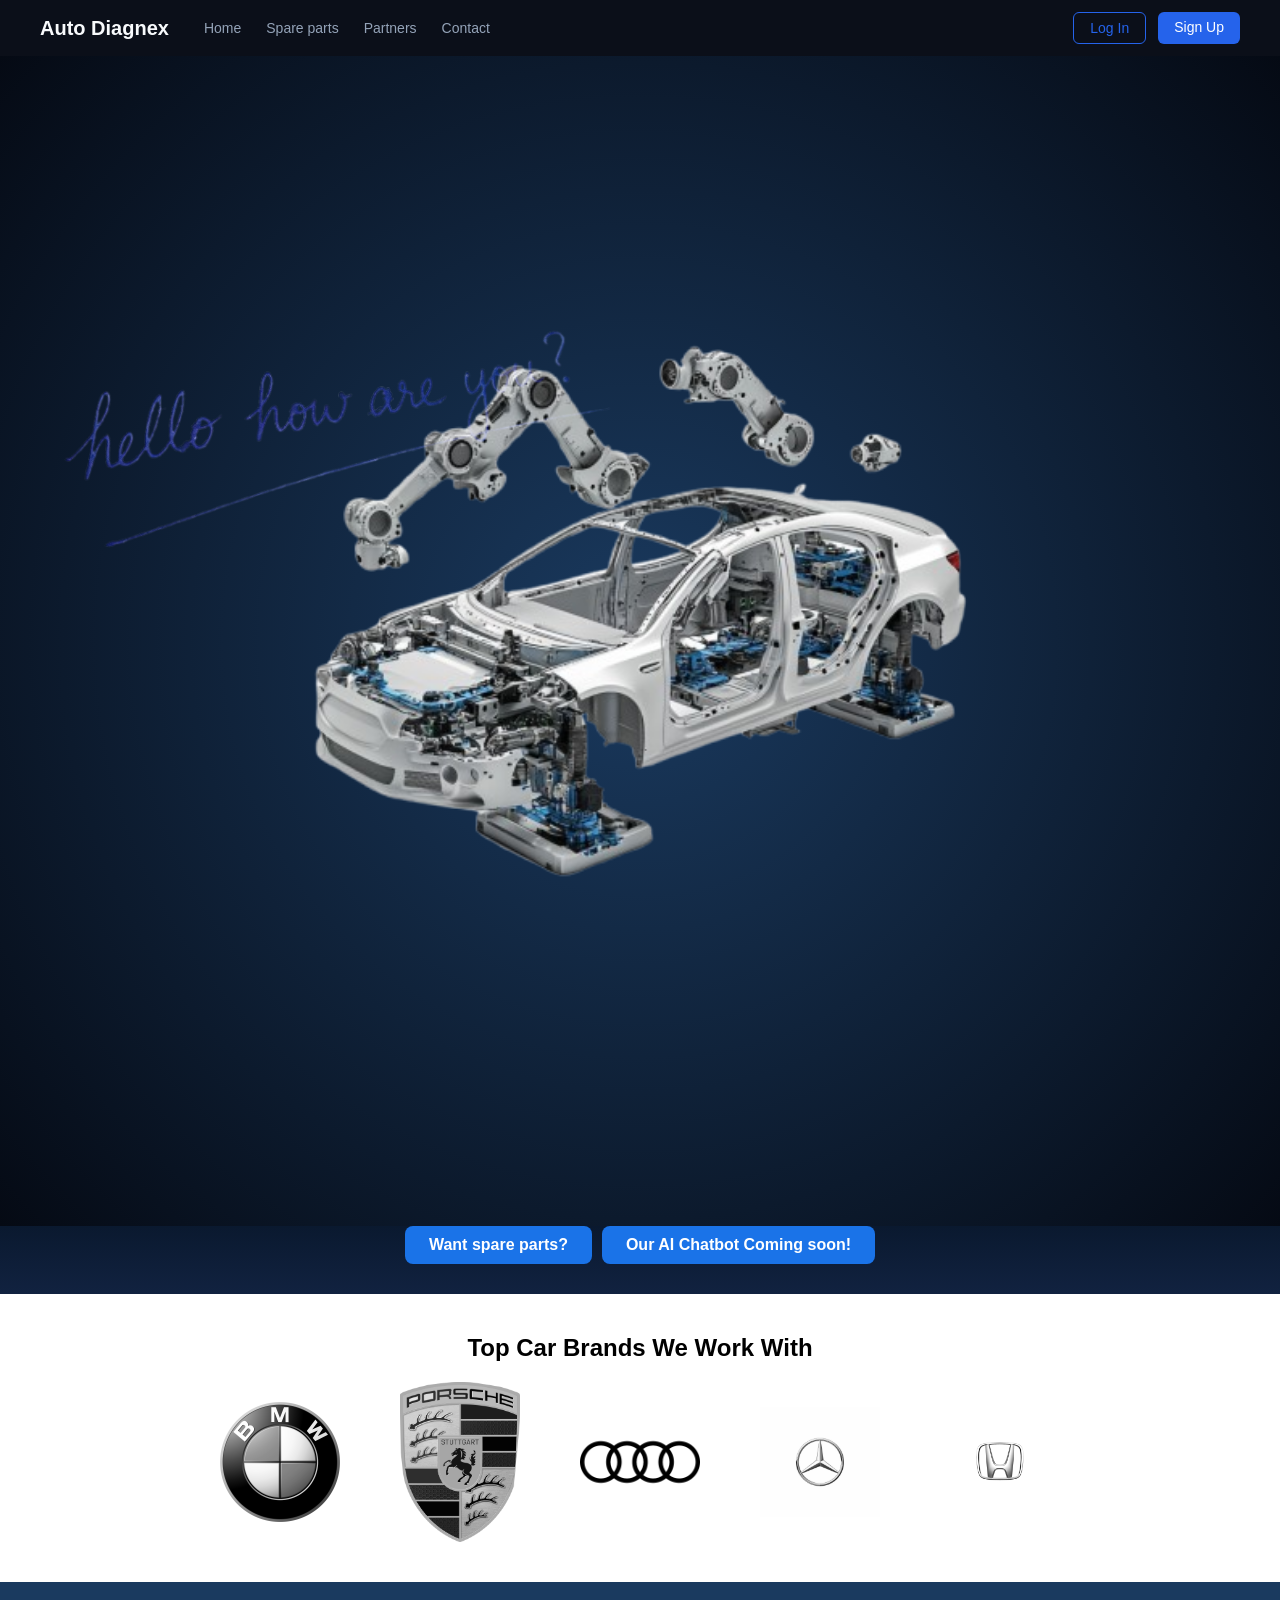
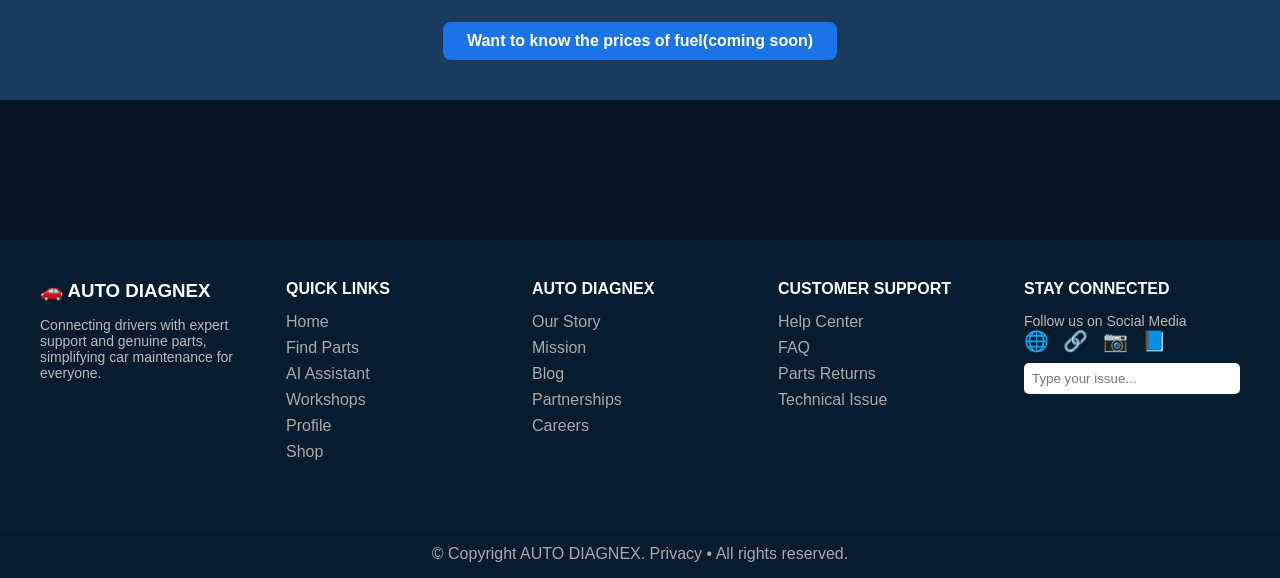
<file: index.html>
<!DOCTYPE html>
<html lang="en">
<head>
    <meta charset="UTF-8">
    <meta name="viewport" content="width=device-width, initial-scale=1.0">
    <title>Home page</title>
    <link rel="stylesheet" href="style.css">
</head>
<body>
    
    <nav class="navbar">
        <div class="logo">Auto Diagnex</div>

        <ul class="nav-links">
            <li><a href="index.html">Home</a></li>
            <li><a href="spare_parts.html">Spare parts</a></li>
            <li><a href="">Partners</a></li>
            <li><a href="contact.html">Contact</a></li>
        </ul>

        <div class="auth-buttons">
            <a href="login.html" class="login-btn">Log In</a>
            <a href="signup.html" class="signup-btn">Sign Up</a>
        </div>
    </nav>
    <section class="hero-section">
        <div class="banner-img">
            <img src="./assets/car-hero-banner.png">
        </div>
        <div class="hello-text">
            <img  src="./assets/text_hello.png">
        </div>
    </section>
    <section class="buttons">
        <div class="btn-1-for_spare_parts">
          <a href="spare_parts.html"><button>Want spare parts?</button></a>
        </div>
        <div class="btn-Ai-integrated-chatbot">
            <button>Our AI Chatbot Coming soon!</button>
        </div>

    </section>
        
    <section class="logo-section">
    <h2>Top Car Brands We Work With</h2>
    
    <div class="logo-slider">
        <div class="logo-track">
            <img class="img-1" src="./assets/bmw.png" alt="BMW">
            <img class="img-2" src="./assets/porshe.png" alt="Toyota">
            <img  class="img-3" src="./assets/audi.png" alt="Audi">
            <img class="img-4" src="./assets/merced.jpg"  alt="Mercedes">
            <img class="img-5" src="./assets/hondalogo.jpg" alt="Honda">

            
            
        </div>
    </div>
</section>

<section class="fuel_prices">
    <div class="price-draft">
        <button>Want to know the prices of fuel(coming soon)</button>
    </div>
</section>

    <footer class="footer">

        
        <div class="footer-top">
            
        </div>

        
        <div class="footer-content">

            <div class="footer-col">
                <h3>🚗 AUTO DIAGNEX</h3>
                <p>Connecting drivers with expert support and genuine parts, simplifying car maintenance for everyone.</p>
            </div>

            <div class="footer-col">
                <h4>QUICK LINKS</h4>
                <ul>
                    <li>Home</li>
                    <li>Find Parts</li>
                    <li>AI Assistant</li>
                    <li>Workshops</li>
                    <li>Profile</li>
                    <li>Shop</li>
                </ul>
            </div>

            <div class="footer-col">
                <h4>AUTO DIAGNEX</h4>
                <ul>
                    <li>Our Story</li>
                    <li>Mission</li>
                    <li>Blog</li>
                    <li>Partnerships</li>
                    <li>Careers</li>
                </ul>
            </div>

            <div class="footer-col">
                <h4>CUSTOMER SUPPORT</h4>
                <ul>
                    <li>Help Center</li>
                    <li>FAQ</li>
                    <li>Parts Returns</li>
                    <li>Technical Issue</li>
                </ul>
            </div>

            <div class="footer-col">
                <h4>STAY CONNECTED</h4>
                <p>Follow us on Social Media</p>

                <div class="social-icons">
                    <span>🌐</span>
                    <span>🔗</span>
                    <span>📷</span>
                    <span>📘</span>
                </div>

                <input type="text" placeholder="Type your issue..." />
            </div>

        </div>

        <div class="footer-bottom">
            <p>© Copyright AUTO DIAGNEX. Privacy • All rights reserved.</p>
        </div>

    </footer>






</body>
<script src="app.js"></script>
</html>
</file>
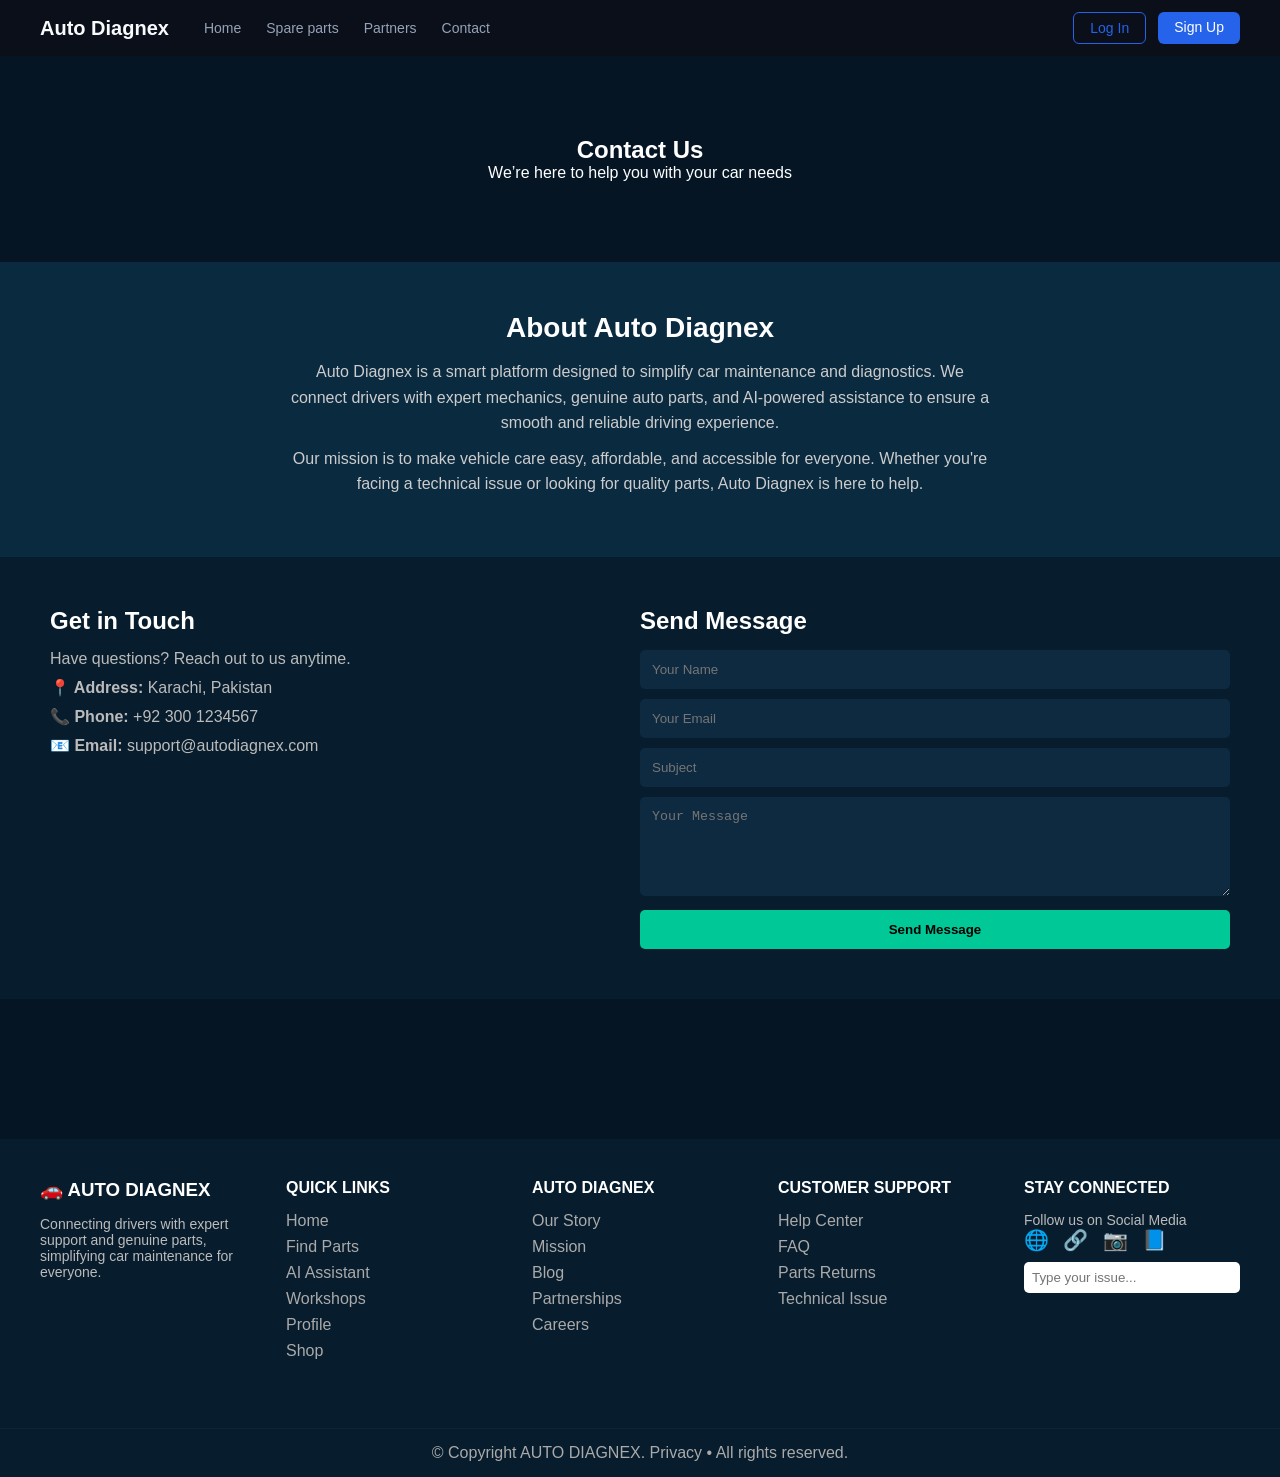
<file: contact.html>
<!DOCTYPE html>
<html lang="en">
<head>
    <meta charset="UTF-8">
    <meta name="viewport" content="width=device-width, initial-scale=1.0">
    <title>Contact - Auto Diagnex</title>
    <link rel="stylesheet" href="contact.css">
</head>
<body>

        <nav class="navbar">
        <div class="logo">Auto Diagnex</div>

        <ul class="nav-links">
            <li><a href="index.html">Home</a></li>
            <li><a href="spare_parts.html">Spare parts</a></li>
            <li><a href="partners.html">Partners</a></li>
            <li><a href="contact.html">Contact</a></li>
        </ul>

        <div class="auth-buttons">
            <a href="login.html" class="login-btn">Log In</a>
            <a href="signup.html" class="signup-btn">Sign Up</a>
        </div>
    </nav>


    
    <section class="contact-hero">
        <h1>Contact Us</h1>
        <p>We’re here to help you with your car needs</p>
    </section>

    
<section class="about-company">

    <h2>About Auto Diagnex</h2>

    <p>
        Auto Diagnex is a smart platform designed to simplify car maintenance and diagnostics. 
        We connect drivers with expert mechanics, genuine auto parts, and AI-powered assistance 
        to ensure a smooth and reliable driving experience.
    </p>

    <p>
        Our mission is to make vehicle care easy, affordable, and accessible for everyone. 
        Whether you're facing a technical issue or looking for quality parts, Auto Diagnex is here to help.
    </p>

</section>


    <section class="contact-container">

        
        <div class="contact-info">
            <h2>Get in Touch</h2>
            <p>Have questions? Reach out to us anytime.</p>

            <p><strong>📍 Address:</strong> Karachi, Pakistan</p>
            <p><strong>📞 Phone:</strong> +92 300 1234567</p>
            <p><strong>📧 Email:</strong> support@autodiagnex.com</p>
        </div>

        
        <div class="contact-form">
            <h2>Send Message</h2>

            <form>
                <input type="text" placeholder="Your Name" required>
                <input type="email" placeholder="Your Email" required>
                <input type="text" placeholder="Subject">
                <textarea rows="5" placeholder="Your Message"></textarea>

                <button type="submit">Send Message</button>
            </form>
        </div>

    </section>


<!DOCTYPE html>
<html lang="en">
<head>
    <meta charset="UTF-8">
    <meta name="viewport" content="width=device-width, initial-scale=1.0">
    <title>Footer</title>
    <link rel="stylesheet" href="style.css">
</head>
<body>

    
    <footer class="footer">

        <div class="footer-top">
            
        </div>

        <div class="footer-content">

            <div class="footer-col">
                <h3>🚗 AUTO DIAGNEX</h3>
                <p>Connecting drivers with expert support and genuine parts, simplifying car maintenance for everyone.</p>
            </div>

            <div class="footer-col">
                <h4>QUICK LINKS</h4>
                <ul>
                    <li>Home</li>
                    <li>Find Parts</li>
                    <li>AI Assistant</li>
                    <li>Workshops</li>
                    <li>Profile</li>
                    <li>Shop</li>
                </ul>
            </div>

            <div class="footer-col">
                <h4>AUTO DIAGNEX</h4>
                <ul>
                    <li>Our Story</li>
                    <li>Mission</li>
                    <li>Blog</li>
                    <li>Partnerships</li>
                    <li>Careers</li>
                </ul>
            </div>

            <div class="footer-col">
                <h4>CUSTOMER SUPPORT</h4>
                <ul>
                    <li>Help Center</li>
                    <li>FAQ</li>
                    <li>Parts Returns</li>
                    <li>Technical Issue</li>
                </ul>
            </div>

            <div class="footer-col">
                <h4>STAY CONNECTED</h4>
                <p>Follow us on Social Media</p>

                <div class="social-icons">
                    <span>🌐</span>
                    <span>🔗</span>
                    <span>📷</span>
                    <span>📘</span>
                </div>

                <input type="text" placeholder="Type your issue..." />
            </div>

        </div>

        <div class="footer-bottom">
            <p>© Copyright AUTO DIAGNEX. Privacy • All rights reserved.</p>
        </div>

    </footer>


</body>
</html>
</file>
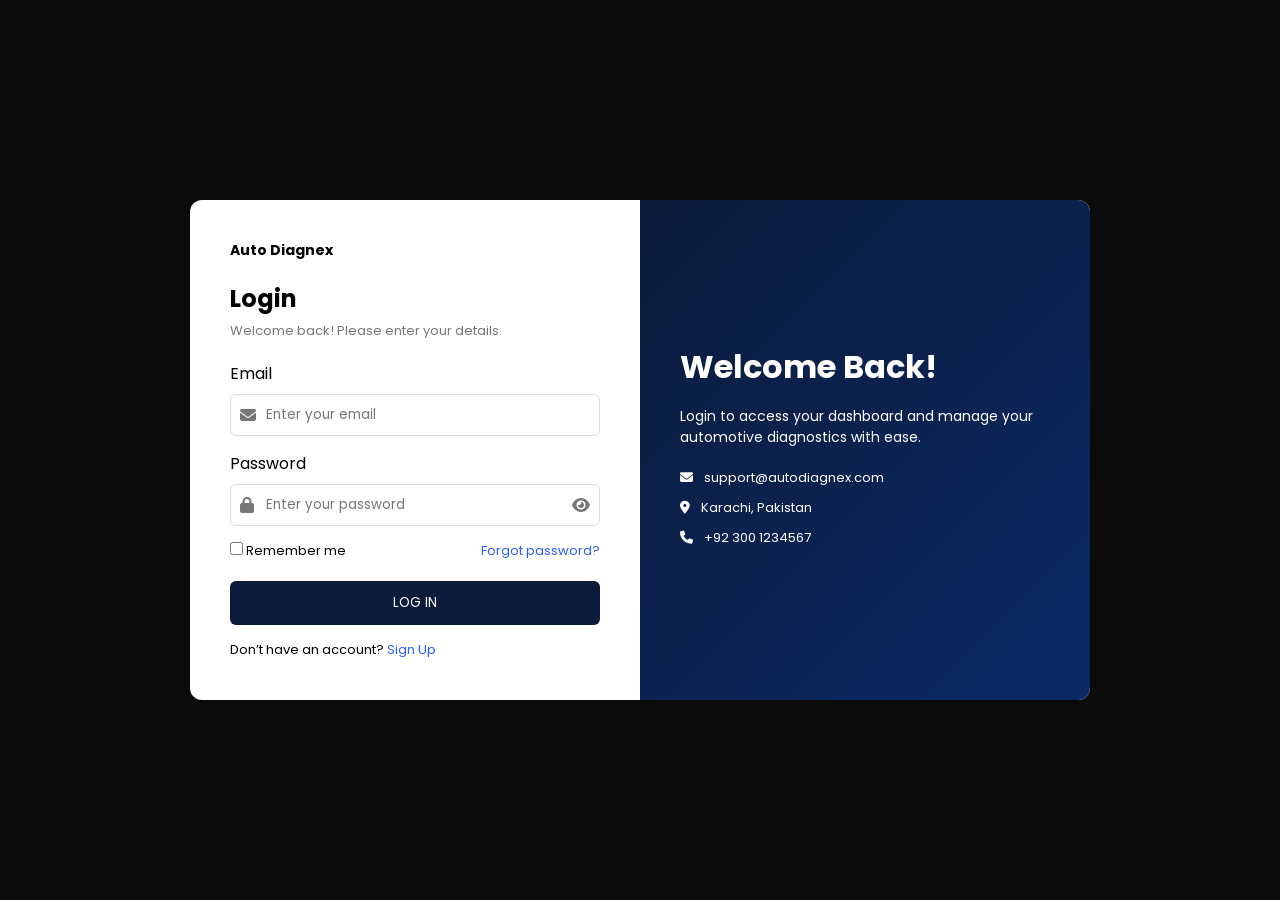
<file: login.html>
<!DOCTYPE html>
<html lang="en">
<head>
    <meta charset="UTF-8">
    <meta name="viewport" content="width=device-width, initial-scale=1.0">
    <title>Login page</title>
    <link rel="stylesheet" href="login.css">

    
    <link rel="stylesheet" href="https://cdnjs.cloudflare.com/ajax/libs/font-awesome/6.5.0/css/all.min.css">

    
    <link href="https://fonts.googleapis.com/css2?family=Poppins:wght@300;400;500;600&display=swap" rel="stylesheet">
</head>
<body>
    <div class="wrapper">

    
    <div class="left">
        <h4 class="logo">Auto Diagnex</h4>

        <h2>Login</h2>
        <p class="sub">Welcome back! Please enter your details.</p>

        <form>
            <label>Email</label>
            <div class="input-box">
                <i class="fa fa-envelope"></i>
                <input id="userEmail" type="email" placeholder="Enter your email">
            </div>

            <label>Password</label>
            <div class="input-box">
                <i class="fa fa-lock"></i>
                <input id="userPassword" type="password" placeholder="Enter your password">
                <i class="fa fa-eye"></i>
            </div>

            <div class="options">
                <label><input type="checkbox"> Remember me</label>
                <a href="#">Forgot password?</a>
            </div>

            <button onclick="login(event)" type="submit">LOG IN</button>
        </form>

        <p class="signup">Don’t have an account? <a href="#">Sign Up</a></p>
    </div>

    
    <div class="right">
        <h1>Welcome Back!</h1>
        <p>
            Login to access your dashboard and manage your automotive diagnostics with ease.
        </p>

        <div class="info">
            <p><i class="fa fa-envelope"></i> support@autodiagnex.com</p>
            <p><i class="fa fa-location-dot"></i> Karachi, Pakistan</p>
            <p><i class="fa fa-phone"></i> +92 300 1234567</p>
        </div>
    </div>

</div>

</body>
<script src="login.js"></script>
</html>
</file>
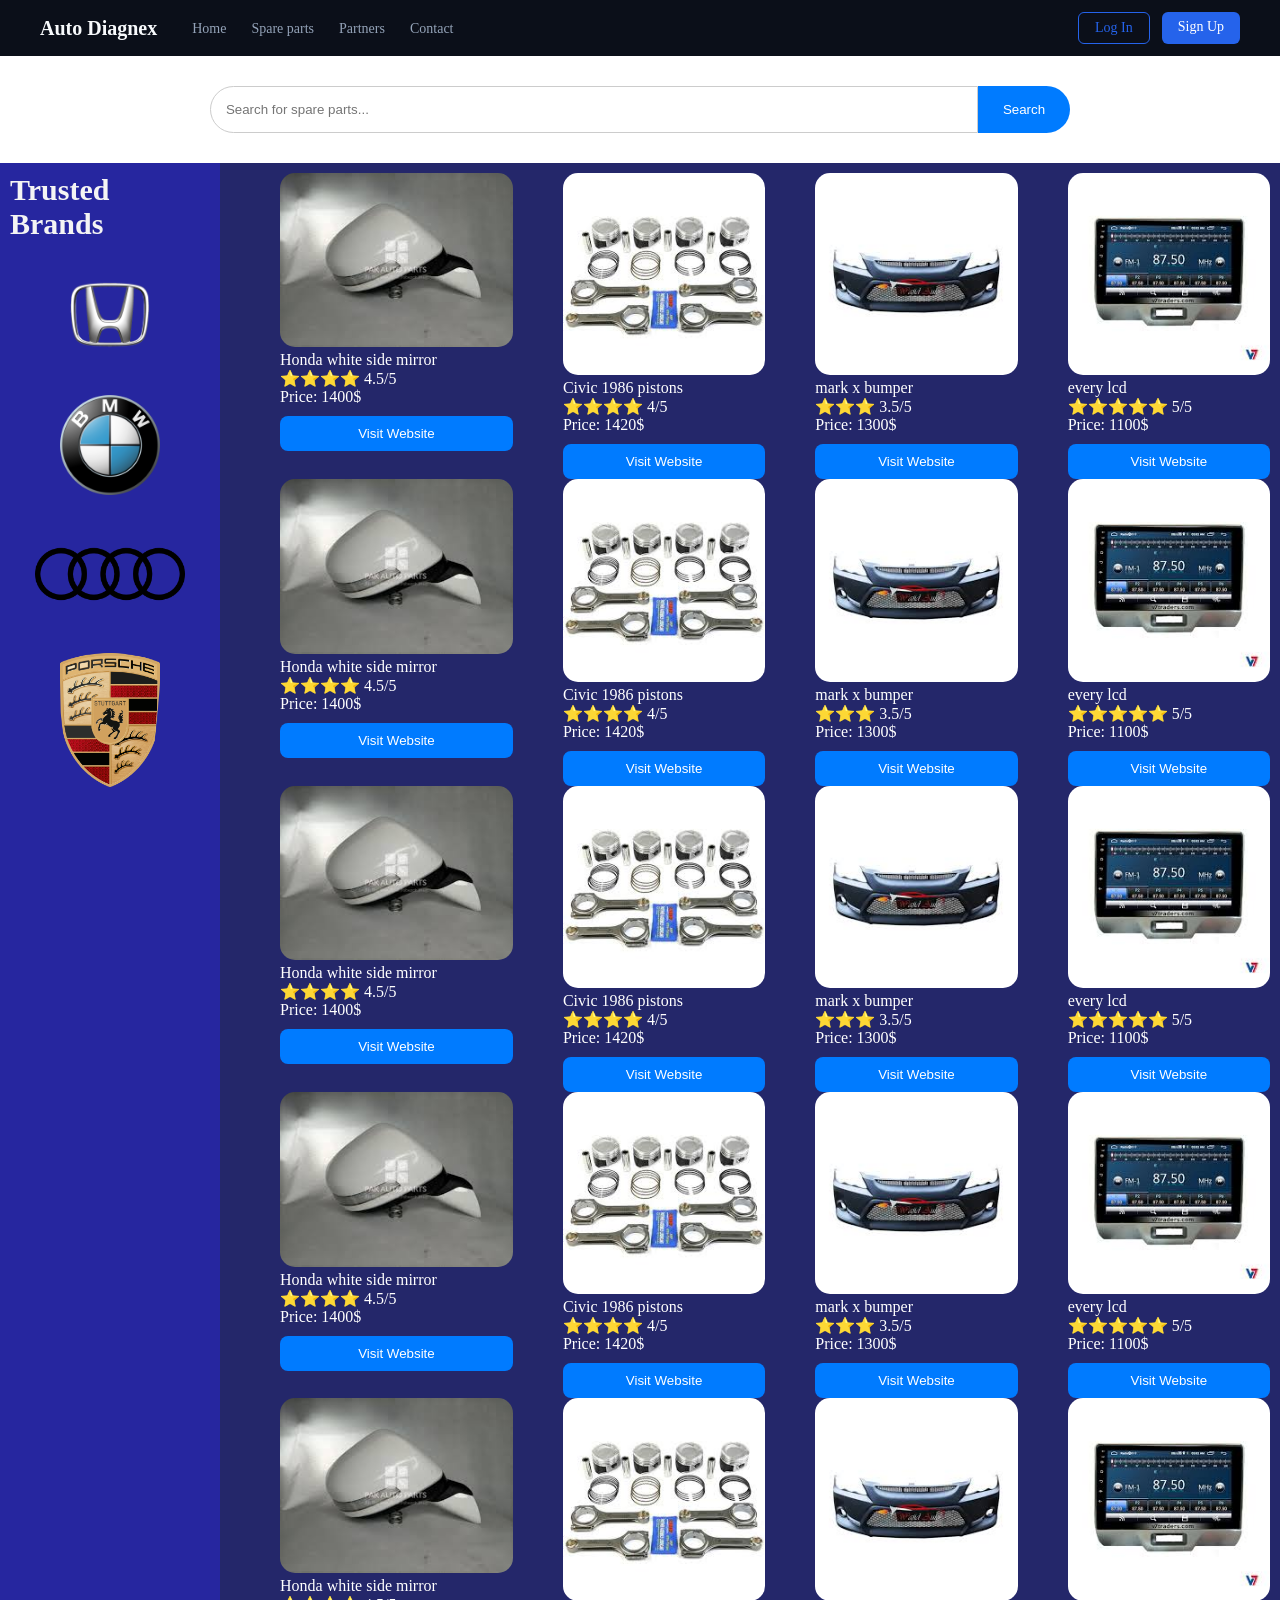
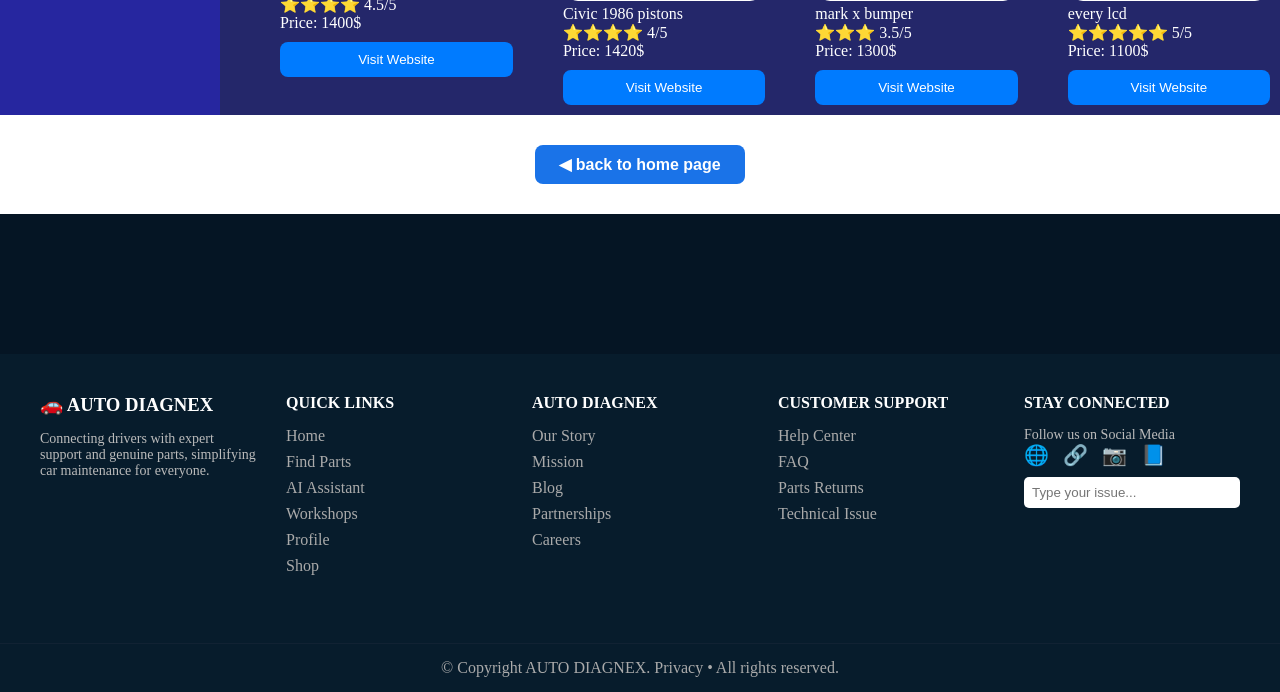
<file: spare_parts.html>
<!DOCTYPE html>
<html lang="en">
<head>
    <meta charset="UTF-8">
    <meta name="viewport" content="width=device-width, initial-scale=1.0">
    <title>Document</title>
    <link rel="stylesheet" href="parts.css">
</head>
<body>
   <nav class="navbar">
        <div class="logo">Auto Diagnex</div>

        <ul class="nav-links">
            <li><a href="index.html">Home</a></li>
            <li><a href="sites.html">Spare parts</a></li>
            <li><a href="partners.html">Partners</a></li>
            <li><a href="contact.html">Contact</a></li>
        </ul>

        <div class="auth-buttons">
            <a href="login.html" class="login-btn">Log In</a>
            <a href="signup.html" class="signup-btn">Sign Up</a>
        </div>
    </nav>


    <div class="main-container">
        <div class="leftpannel">
            <div class="sidebar">
          <h3>Trusted Brands</h3>
          <a href="honda_page.html" class="logo-link-1">
            <img  src="./assets/hondalogo.jpg" alt="honda">
          </a>
        </div>
            <div class="sidebar-2">
          <a href="honda_page.html" class="logo-link-2">
            <img src="./assets/bmw.png" alt="bmw">
          </a>
            </div>
        
            <div class="sidebar-3">
          <a href="honda_page.html" class="logo-link-3">
            <img width="50px" src="./assets/audi.png" alt="audi">
          </a>
            </div>
          
            <div class="sidebar-4">
          <a href="honda_page.html" class="logo-link-4">
            <img src="./assets/porshe.png" alt="porshe">
          </a>
            </div>
        </div>

<div class="item-container">
    <div class="item-line-1"></div>
    <div class="item-line-2"></div>
    <div class="item-line-3"></div>
    <div class="item-line-4"></div>
    <div class="item-line-5"></div>
</div>
</div>


<div class="buttontohp">
    <a href="index.html"><button >&#9664;  back to home page</button></a>
</div>

    
    <footer class="footer">

        
        <div class="footer-top">
        </div>

        <div class="footer-content">

            <div class="footer-col">
                <h3>🚗 AUTO DIAGNEX</h3>
                <p>Connecting drivers with expert support and genuine parts, simplifying car maintenance for everyone.</p>
            </div>

            <div class="footer-col">
                <h4>QUICK LINKS</h4>
                <ul>
                    <li>Home</li>
                    <li>Find Parts</li>
                    <li>AI Assistant</li>
                    <li>Workshops</li>
                    <li>Profile</li>
                    <li>Shop</li>
                </ul>
            </div>

            <div class="footer-col">
                <h4>AUTO DIAGNEX</h4>
                <ul>
                    <li>Our Story</li>
                    <li>Mission</li>
                    <li>Blog</li>
                    <li>Partnerships</li>
                    <li>Careers</li>
                </ul>
            </div>

            <div class="footer-col">
                <h4>CUSTOMER SUPPORT</h4>
                <ul>
                    <li>Help Center</li>
                    <li>FAQ</li>
                    <li>Parts Returns</li>
                    <li>Technical Issue</li>
                </ul>
            </div>

            <div class="footer-col">
                <h4>STAY CONNECTED</h4>
                <p>Follow us on Social Media</p>

                <div class="social-icons">
                    <span>🌐</span>
                    <span>🔗</span>
                    <span>📷</span>
                    <span>📘</span>
                </div>

                <input type="text" placeholder="Type your issue..." />
            </div>

        </div>

        <div class="footer-bottom">
            <p>© Copyright AUTO DIAGNEX. Privacy • All rights reserved.</p>
        </div>

    </footer>



</body>
<script src="parts.js"></script>
</html>
</file>
<file: style.css>
*{
    margin: 0;
    padding: 0;
    box-sizing: border-box;
}


.banner-img img{
    width: 63%;
    height: auto;
}

.banner-img{
    display: flex;
    justify-content: center;
align-items: center;
height: 130vh;
background: radial-gradient(circle, #1a3a5f 0%, #050a14 100%);
mix-blend-mode: multiply;
}
.hello-text img {
  width: 50%;
  position: absolute;
  bottom: 300px;
  mix-blend-mode: screen; 
}
.buttons{
    display: flex;
    justify-content: center;
    gap: 10px;
padding-bottom: 30px;
background: linear-gradient(to bottom, #0a192f 0%, #112240 100%);
}

.btn-1-for_spare_parts button{
    background-color: #1a73e8; 
    color: white;              
    padding: 10px 24px;        
    border: none;             
    border-radius: 8px;        
    font-size: 16px;           
    font-weight: bold;        
    cursor: pointer;          
}

button:hover {
    background-color: #1557b0;
}

.btn-Ai-integrated-chatbot button{
     background-color: #1a73e8; 
    color: white;              
    padding: 10px 24px;        
    border: none;             
    border-radius: 8px;        
    font-size: 16px;           
    font-weight: bold;        
    cursor: pointer; 
}


.img-1{
    width: 150px;
}
.img-2{
    width: 100px;
}
.img-3{
    width: 100px;
}
.img-4{
    width: 200px;
}
.img-5{
    width: 200px;
}
.price-draft{
    display: flex;
    justify-content: center;
    padding: 40px;
    background-color: #1a3a5f;
}
.price-draft button{
  background-color: #1a73e8; 
    color: white;              
    padding: 10px 24px;        
    border: none;             
    border-radius: 8px;        
    font-size: 16px;           
    font-weight: bold;        
    cursor: pointer; 
}
@media (max-width: 768px) {
    .banner-img {
        height: auto;       
        padding: 40px 0;
    }

    .banner-img img {
        width: 90%;         
    }

    .buttons {
        flex-direction: column; 
        align-items: center;    
        gap: 15px;              
        padding-bottom: 50px;
    }

    .btn-1-for_spare_parts button, 
    .btn-Ai-integrated-chatbot button {
        width: 250px;           
        padding: 15px 0;
    }
}


@media (max-width: 480px) {
    .banner-img img {
        width: 100%;            
    }
}

/* --- ADDITIONAL RESPONSIVE RULES --- */

@media (max-width: 768px) {
    /* 1. HELLO TEXT: Moving it so it doesn't overlap weirdly on mobile */
    .hello-text img {
        width: 80%;       /* Make it larger on mobile */
        bottom: 100px;    /* Bring it down so it stays visible */
        position: relative; /* Changing from absolute helps with scrolling */
        display: block;
        margin: 0 auto;
    }

    /* 2. PRICE DRAFT: Adjusting the padding and button size */
    .price-draft {
        padding: 20px;    /* Less space on sides */
        text-align: center;
    }

    .price-draft button {
        width: 100%;      /* Full width button for easy tapping */
        max-width: 300px;
    }

    /* 3. LOGO TRACK: Ensuring logos wrap nicely */
    .logo-track {
        gap: 15px;        /* Tighter gap for mobile screens */
    }
}

@media (max-width: 480px) {
    /* 4. BANNER ADJUSTMENTS: Height fix */
    .banner-img {
        height: auto;     /* Prevent the background from being too long */
        min-height: 50vh;
    }

    .banner-img img {
        width: 95%;
    }

    /* 5. TEXT SIZES: Making titles fit on small phone screens */
    .footer-top h2 {
        font-size: 24px;
        letter-spacing: 1px;
    }

    .logo-section h2 {
        font-size: 20px;
    }
}
 




































* {
    margin: 0;
    padding: 0;
    box-sizing: border-box;
}

body {
    margin: 0;
    font-family: Arial, sans-serif;
}

.navbar {
    display: flex;
    align-items: center;
    padding: 12px 40px;
    background-color: #0B0F19;
        position: relative;
    z-index: 1000;

}

.logo {
    color: #F8FAFC;
    font-size: 20px;
    font-weight: 600;
    margin-right: 35px;
}

.nav-links {
    list-style: none;
    display: flex;
    gap: 25px;
    margin-right: auto;
}

.nav-links a {
    text-decoration: none;
    color: #94A3B8;
    font-size: 14px;
    transition: 0.3s;
}

.nav-links a:hover {
    color: #2563EB;
}

.auth-buttons {
    display: flex;
    gap: 12px;
}

.login-btn {
    text-decoration: none;
    color: #2563EB;
    padding: 7px 16px;
    border: 1.5px solid #2563EB;
    border-radius: 6px;
    font-size: 14px;
    transition: 0.3s;
}

.login-btn:hover {
    background-color: #1E3A8A;
    color: white;
}

.signup-btn {
    text-decoration: none;
    background-color: #2563EB;
    color: white;
    padding: 7px 16px;
    border-radius: 6px;
    font-size: 14px;
    transition: 0.3s;
}

.signup-btn:hover {
    background-color: #1E3A8A;
}



@media (max-width: 768px) {

    .navbar {
        flex-wrap: wrap;
        padding: 10px 20px;
    }

    
    .logo {
        width: 100%;
        margin-bottom: 10px;
    }

    .nav-links {
        width: 100%;
        justify-content: center;
        gap: 18px;
        margin-bottom: 10px;
    }

    .auth-buttons {
        width: 100%;
        justify-content: center;
    }
}

.logo-section {
    text-align: center;
    padding: 40px 0;
    background: #fff; 
}

.logo-section h2 {
    margin-bottom: 20px;
    font-size: 24px;
}

.logo-slider {
    overflow: hidden;
    position: relative;
}

 .logo-track {
    display: flex;
    justify-content: center;   
    align-items: center;
    flex-wrap: wrap;           
    gap: 20px;
    width: 100%;               
}

.logo-track img {
    width: 120px;
    margin: 0 20px;
    filter: grayscale(100%);
    transition: 0.3s;
}

.logo-track img:hover {
    filter: grayscale(0%);
    transform: scale(1.1);
}

@keyframes scroll {
    0% {
        transform: translateX(0);
    }
    100% {
        transform: translateX(-50%);
    }
}


@media (max-width: 768px) {
    .logo-track img {
        width: 80px;
        margin: 0 10px;
    }
}


body {
    margin: 0;
    font-family: Arial, sans-serif;
}

/* FOOTER */
.footer {
    background: #071c2c;
    color: white;
}

/* TOP IMAGE SECTION */
.footer-top {
    text-align: center;
    padding: 70px 20px;

    /* 🔥 READY IMAGE (no download needed) */
    background: url("https://images.unsplash.com/photo-1551288049-bebda4e38f71") center/cover no-repeat;

    position: relative;
}

/* DARK OVERLAY */
.footer-top::before {
    content: "";
    position: absolute;
    inset: 0;
    background: rgba(5, 20, 35, 0.85);
}

/* TEXT ABOVE IMAGE */
.footer-top h2 {
    position: relative;
    z-index: 1;
    font-size: 34px;
    letter-spacing: 2px;
}

/* CONTENT */
.footer-content {
    display: flex;
    flex-wrap: wrap;
    justify-content: space-between;
    padding: 40px;
}

.footer-col {
    width: 18%;
    min-width: 200px;
    margin-bottom: 20px;
}

.footer-col h4,
.footer-col h3 {
    margin-bottom: 15px;
}

.footer-col p {
    color: #bbb;
    font-size: 14px;
}

.footer-col ul {
    list-style: none;
    padding: 0;
}

.footer-col ul li {
    margin-bottom: 8px;
    color: #aaa;
}

.footer-col ul li:hover {
    color: white;
}

/* SOCIAL */
.social-icons span {
    margin-right: 10px;
    font-size: 20px;
}

/* INPUT */
.footer-col input {
    margin-top: 10px;
    padding: 8px;
    width: 100%;
    border-radius: 5px;
    border: none;
}

/* BOTTOM */
.footer-bottom {
    text-align: center;
    padding: 15px;
    border-top: 1px solid #123;
    color: #aaa;
}

/* RESPONSIVE */
@media (max-width: 768px) {
    .footer-content {
        flex-direction: column;
        align-items: center;
        text-align: center;
    }

    .footer-col {
        width: 100%;
    }
}
</file>
<file: contact.css>
body {
    margin: 0;
    font-family: Arial, sans-serif;
    background: #071c2c;
    color: white;
}


.contact-hero {
    text-align: center;
    padding: 80px 20px;

    background: url("https://images.unsplash.com/photo-1551288049-bebda4e38f71") center/cover no-repeat;
    position: relative;
}

.contact-hero::before {
    content: "";
    position: absolute;
    inset: 0;
    background: rgba(5, 20, 35, 0.85);
}

.contact-hero h1,
.contact-hero p {
    position: relative;
    z-index: 1;
}

.contact-container {
    display: flex;
    justify-content: space-between;
    padding: 50px;
    flex-wrap: wrap;
}


.contact-info {
    width: 40%;
    min-width: 250px;
}

.contact-info h2 {
    margin-bottom: 15px;
}

.contact-info p {
    color: #bbb;
    margin-bottom: 10px;
}


.contact-form {
    width: 50%;
    min-width: 250px;
}

.contact-form h2 {
    margin-bottom: 15px;
}

.contact-form input,
.contact-form textarea {
    width: 100%;
    padding: 12px;
    margin-bottom: 10px;
    border: none;
    border-radius: 5px;
    background: #0d2a40;
    color: white;
}

.contact-form button {
    padding: 12px;
    width: 100%;
    background: #00c896;
    border: none;
    border-radius: 5px;
    color: black;
    font-weight: bold;
    cursor: pointer;
}

.contact-form button:hover {
    background: #00e6a8;
}


@media (max-width: 768px) {
    .contact-container {
        flex-direction: column;
    }

    .contact-info,
    .contact-form {
        width: 100%;
    }
}



.about-company {
    padding: 50px 20px;
    text-align: center;
    background: #0a2a40;
}

.about-company h2 {
    margin-bottom: 15px;
    font-size: 28px;
}

.about-company p {
    max-width: 700px;
    margin: 10px auto;
    color: #ccc;
    line-height: 1.6;
}





@media (max-width: 992px) {
    .contact-container {
        padding: 30px;
    }

    .about-company {
        padding: 40px 20px;
    }
}


@media (max-width: 600px) {

    .contact-hero {
        padding: 60px 15px;
    }

    .contact-hero h1 {
        font-size: 26px;
    }

    .contact-hero p {
        font-size: 14px;
    }

    .contact-container {
        padding: 20px;
    }

    .contact-form input,
    .contact-form textarea {
        font-size: 14px;
    }

    .about-company h2 {
        font-size: 22px;
    }

    .about-company p {
        font-size: 14px;
        padding: 0 10px;
    }
}

/* --- TABLET & SMALL LAPTOP (992px) --- */
@media (max-width: 992px) {
    .contact-container {
        padding: 40px 20px;
        gap: 30px; /* Add space between info and form */
    }

    .contact-info {
        width: 45%; /* Slightly wider to prevent text squeezing */
    }

    .contact-form {
        width: 50%;
    }
}

/* --- MOBILE & TABLET PORTRAIT (768px) --- */
@media (max-width: 768px) {
    .contact-container {
        flex-direction: column; /* Stack info on top of form */
        align-items: center;
        text-align: center;
    }

    .contact-info, 
    .contact-form {
        width: 100%; /* Take full width on mobile */
        max-width: 500px; /* Keep form from getting too wide on tablets */
    }

    .contact-info {
        margin-bottom: 40px; /* Space before the form starts */
    }

    .contact-hero {
        padding: 60px 20px;
    }
}

/* --- SMALL PHONES (480px) --- */
@media (max-width: 480px) {
    .contact-hero h1 {
        font-size: 24px; /* Smaller title for small screens */
    }

    .contact-form input, 
    .contact-form textarea {
        padding: 10px; /* Slightly smaller padding for more space */
        font-size: 15px; /* Better readability */
    }

    .contact-form button {
        padding: 15px; /* Bigger button is easier to tap with a thumb */
        font-size: 16px;
    }

    .about-company p {
        font-size: 14px;
        line-height: 1.5;
    }
}
</file>
<file: login.css>
* {
    margin: 0;
    padding: 0;
    box-sizing: border-box;
    font-family: 'Poppins', sans-serif;
}

body {
    background: #0b0b0b;
    display: flex;
    justify-content: center;
    align-items: center;
    height: 100vh;
}

/* MAIN BOX */
.wrapper {
    display: flex;
    width: 900px;
    border-radius: 12px;
    overflow: hidden;
    background: #fff;
}

/* LEFT SIDE */
.left {
    width: 50%;
    padding: 40px;
}

.logo {
    font-size: 14px;
    margin-bottom: 20px;
}

.left h2 {
    margin-bottom: 5px;
}

.sub {
    font-size: 13px;
    color: #777;
    margin-bottom: 20px;
}

/* INPUT */
.input-box {
    position: relative;
    margin-top: 8px;
    margin-bottom: 15px;
}

.input-box input {
    width: 100%;
    padding: 10px 35px;
    border: 1px solid #ddd;
    border-radius: 6px;
}

.input-box i {
    position: absolute;
    top: 50%;
    transform: translateY(-50%);
    color: #777;
}

.input-box i:first-child {
    left: 10px;
}

.input-box i:last-child {
    right: 10px;
}

/* OPTIONS */
.options {
    display: flex;
    justify-content: space-between;
    font-size: 13px;
    margin-top: 10px;
}

.options a {
    text-decoration: none;
    color: #2b5cff;
}

/* BUTTON */
button {
    width: 100%;
    padding: 12px;
    margin-top: 20px;
    background: #0c1b3a;
    color: #fff;
    border: none;
    border-radius: 6px;
    cursor: pointer;
}

button:hover {
    background: #122b5c;
}

/* SIGNUP */
.signup {
    font-size: 13px;
    margin-top: 15px;
}

.signup a {
    color: #2b5cff;
    text-decoration: none;
}

/* RIGHT SIDE */
.right {
    width: 50%;
    padding: 40px;
    background: linear-gradient(135deg, #0c1b3a, #0a2a66);
    color: white;
    display: flex;
    flex-direction: column;
    justify-content: center;
}

.right h1 {
    margin-bottom: 15px;
}

.right p {
    font-size: 14px;
    margin-bottom: 10px;
}

.info p {
    font-size: 13px;
    margin-top: 10px;
}

.info i {
    margin-right: 8px;
}

/* RESPONSIVE */
@media(max-width: 768px) {
    .wrapper {
        flex-direction: column;
        width: 90%;
    }

    .left, .right {
        width: 100%;
    }
}


/* FOR TABLETS AND PHONES */
@media (max-width: 768px) {
    .wrapper {
        flex-direction: column; /* Stack left and right parts vertically */
        width: 95%;            /* Use more screen width */
        height: auto;          /* Let the box grow with content */
        margin: 20px 0;        /* Add space at top and bottom */
    }

    .left, .right {
        width: 100%;           /* Each part takes full width */
        padding: 30px 20px;    /* Less padding for smaller screens */
    }

    .right {
        text-align: center;    /* Center the text on the right side */
    }

    body {
        height: auto;          /* Allow scrolling on mobile */
        align-items: flex-start; /* Start box from the top */
        padding: 20px 0;
    }
}

/* FOR SMALL PHONES */
@media (max-width: 480px) {
    .left h2 {
        font-size: 20px;       /* Smaller heading (سرخی) */
    }

    .options {
        flex-direction: column; /* Stack 'Remember Me' and 'Forgot Password' */
        gap: 10px;
    }

    button {
        padding: 10px;         /* Smaller button */
    }
}
</file>
<file: parts.css>
*{
    margin: 0;
    padding: 0;
    box-sizing: border-box;
}
.item-container{
    background-color: rgb(36, 39, 106);
padding: 10px;
}
.item-line-1{
    display: flex;
    gap: 50px;
padding-left: 50px;
}

.item-line-2{
    display: flex;
    gap: 50px;
padding-left: 50px;
}

.item-line-3{
    display: flex;
    gap: 50px;
padding-left: 50px;
}.item-line-4{
    display: flex;
    gap: 50px;
padding-left: 50px;
}.item-line-5{
    display: flex;
    gap: 50px;
padding-left: 50px;
}


.main-container{
    display: flex;
}

.leftpannel{
    display: flex;
    flex-direction: column;
    align-items: center;
    padding: 10px;
    background-color: rgb(38, 38, 159);
}

.leftpannel h3{
    font-size: 30px;
    color: #f4f4f4;
}


.sidebar  .sidebar-2 .sidebar-3 .sidebar-4{
  width: 200px;
  height: 100vh; /* Full height */
  position: fixed;
  left: 0;
  top: 0;
  background-color: #f4f4f4;
  padding: 20px;
  display: flex;
  flex-direction: column;
  gap: 20px; /* Space between logos */
  border-right: 1px solid #ddd;
}

.logo-link-1 img,.logo-link-2 img,.logo-link-3 img,.logo-link-4 img {
  cursor: pointer;
  transition: transform 0.2s;
}

.logo-link-1 img{
width: 200px;    
}
.logo-link-3 img{
width: 150px;
}

.logo-link-2 img{
    width: 100px;
}

.logo-link-4 img{
    width: 100px;
}
/* Effect when you touch or hover */
.logo-link img:hover .logo-link-2 img:hover .logo-link-3 img:hover .logo-link-4 img:hover  {
  transform: scale(1.1);}

.navbar {
    display: flex;
    align-items: center;
    padding: 12px 40px;
    background-color: #0B0F19;
}

.logo {
    color: #F8FAFC;
    font-size: 20px;
    font-weight: 600;
    margin-right: 35px;
}

.nav-links {
    list-style: none;
    display: flex;
    gap: 25px;
    margin-right: auto;
}

.nav-links a {
    text-decoration: none;
    color: #94A3B8;
    font-size: 14px;
    transition: 0.3s;
}

.nav-links a:hover {
    color: #2563EB;
}

.auth-buttons {
    display: flex;
    gap: 12px;
}

.login-btn {
    text-decoration: none;
    color: #2563EB;
    padding: 7px 16px;
    border: 1.5px solid #2563EB;
    border-radius: 6px;
    font-size: 14px;
    transition: 0.3s;
}

.login-btn:hover {
    background-color: #1E3A8A;
    color: white;
}

.signup-btn {
    text-decoration: none;
    background-color: #2563EB;
    color: white;
    padding: 7px 16px;
    border-radius: 6px;
    font-size: 14px;
    transition: 0.3s;
}

.signup-btn:hover {
    background-color: #1E3A8A;
}



@media (max-width: 768px) {

    .navbar {
        flex-wrap: wrap;
        padding: 10px 20px;
    }

    
    .logo {
        width: 100%;
        margin-bottom: 10px;
    }

    .nav-links {
        width: 100%;
        justify-content: center;
        gap: 18px;
        margin-bottom: 10px;
    }

    .auth-buttons {
        width: 100%;
        justify-content: center;
    }
}
       
.buttontohp{
    display: flex;
    justify-content: center;
    padding: 30px;
}       
.buttontohp button{
    background-color: #1a73e8; 
    color: white;              
    padding: 10px 24px;        
    border: none;             
    border-radius: 8px;        
    font-size: 16px;           
    font-weight: bold;        
    cursor: pointer;          
}
       
    

/* FOOTER */
.footer {
    background: #071c2c;
    color: white;
}

/* TOP IMAGE SECTION */
.footer-top {
    text-align: center;
    padding: 70px 20px;

    /* 🔥 READY IMAGE (no download needed) */
    background: url("https://images.unsplash.com/photo-1551288049-bebda4e38f71") center/cover no-repeat;

    position: relative;
}

/* DARK OVERLAY */
.footer-top::before {
    content: "";
    position: absolute;
    inset: 0;
    background: rgba(5, 20, 35, 0.85);
}

/* TEXT ABOVE IMAGE */
.footer-top h2 {
    position: relative;
    z-index: 1;
    font-size: 34px;
    letter-spacing: 2px;
}

/* CONTENT */
.footer-content {
    display: flex;
    flex-wrap: wrap;
    justify-content: space-between;
    padding: 40px;
}

.footer-col {
    width: 18%;
    min-width: 200px;
    margin-bottom: 20px;
}

.footer-col h4,
.footer-col h3 {
    margin-bottom: 15px;
}

.footer-col p {
    color: #bbb;
    font-size: 14px;
}

.footer-col ul {
    list-style: none;
    padding: 0;
}

.footer-col ul li {
    margin-bottom: 8px;
    color: #aaa;
}

.footer-col ul li:hover {
    color: white;
}

/* SOCIAL */
.social-icons span {
    margin-right: 10px;
    font-size: 20px;
}

/* INPUT */
.footer-col input {
    margin-top: 10px;
    padding: 8px;
    width: 100%;
    border-radius: 5px;
    border: none;
}

/* BOTTOM */
.footer-bottom {
    text-align: center;
    padding: 15px;
    border-top: 1px solid #123;
    color: #aaa;
}

/* RESPONSIVE */
@media (max-width: 768px) {
    .footer-content {
        flex-direction: column;
        align-items: center;
        text-align: center;
    }

    .footer-col {
        width: 100%;
    }

}

/* --- FOR TABLETS & MOBILE (Below 768px) --- */
@media (max-width: 768px) {
    
    /* 1. Main Layout: Stack the sidebar on top of content */
    .main-container {
        flex-direction: column;
    }

    /* 2. Sidebar: Remove fixed position so it flows at the top */
    .sidebar, .sidebar-2, .sidebar-3, .sidebar-4 {
        position: relative; /* Fixed se hata kar normal kar diya */
        width: 100%;
        height: auto;
        flex-direction: row; /* Logos side-by-side on mobile */
        flex-wrap: wrap;
        justify-content: center;
        border-right: none;
        border-bottom: 1px solid #ddd;
        padding: 15px;
    }

    /* 3. Item Lines: Move from horizontal to vertical stack */
    .item-line-1, .item-line-2, .item-line-3, .item-line-4, .item-line-5 {
        flex-direction: column;
        align-items: center;
        gap: 20px;
        padding-left: 0; /* Remove left padding for center alignment */
        margin-bottom: 20px;
    }

    /* 4. Footer: Center all text and stack columns */
    .footer-content {
        flex-direction: column;
        align-items: center;
        text-align: center;
    }

    .footer-col {
        width: 100%;
        margin-bottom: 30px;
    }

    .footer-top h2 {
        font-size: 24px;
    }
}

/* --- FOR SMALL PHONES (Below 480px) --- */
@media (max-width: 480px) {
    .logo {
        font-size: 18px;
    }

    .nav-links {
        gap: 10px;
    }

    .nav-links a {
        font-size: 12px;
    }

    /* Make buttons full width for easier tapping */
    .login-btn, .signup-btn {
        width: 45%;
        text-align: center;
        padding: 10px 5px;
    }
}
</file>
